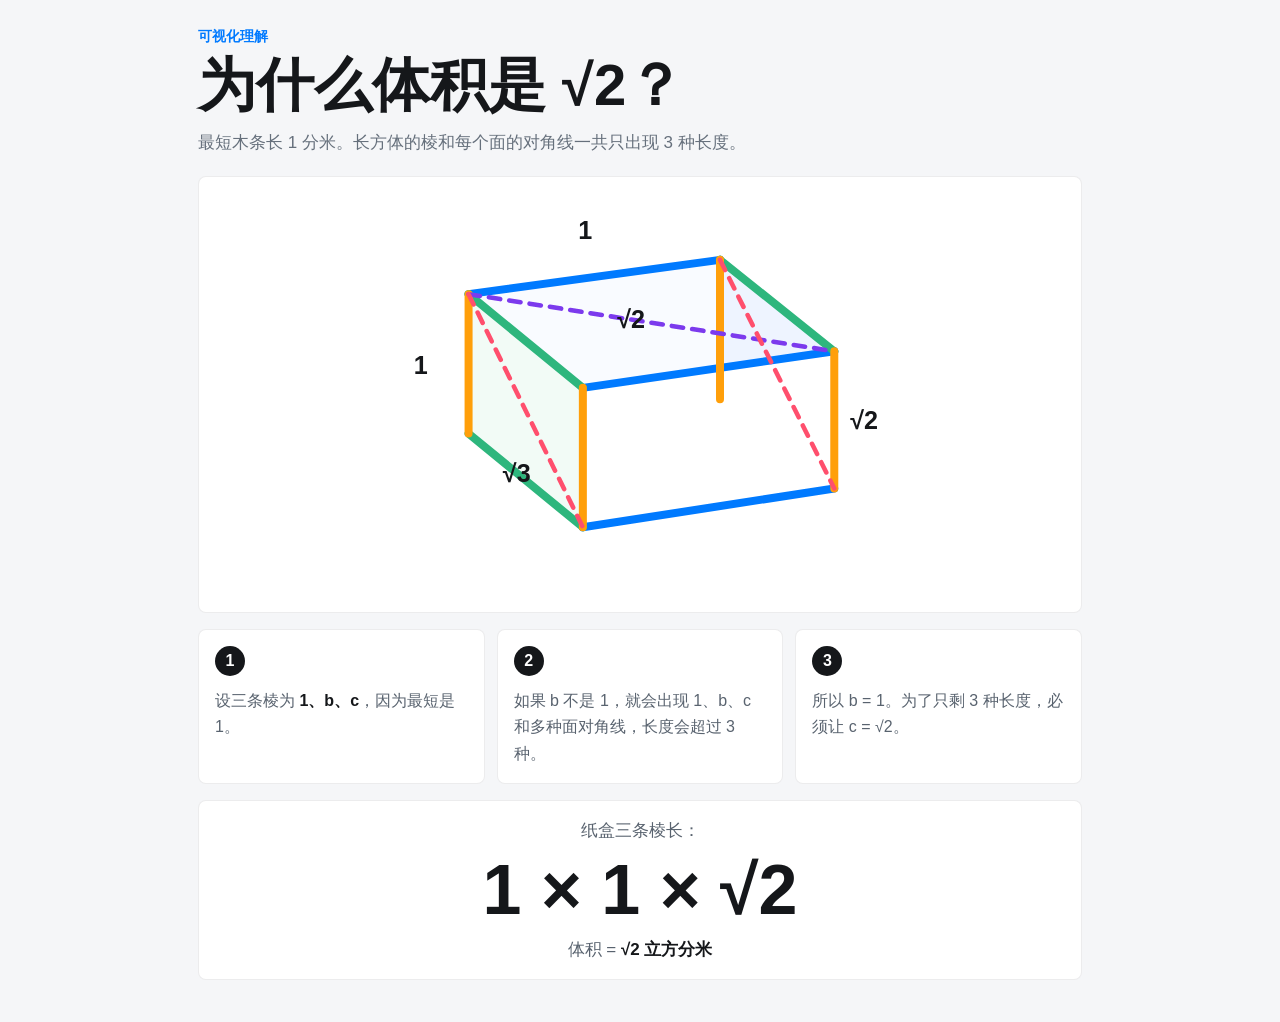
<file: cuboid-sim.html>
<!doctype html>
<html lang="zh-CN">
  <head>
    <meta charset="UTF-8" />
    <meta name="viewport" content="width=device-width, initial-scale=1.0" />
    <title>长方体细木条题可视化</title>
    <link rel="stylesheet" href="./cuboid-sim.css" />
  </head>
  <body>
    <main class="page">
      <section class="intro">
        <p class="tag">可视化理解</p>
        <h1>为什么体积是 √2？</h1>
        <p>最短木条长 1 分米。长方体的棱和每个面的对角线一共只出现 3 种长度。</p>
      </section>

      <section class="card">
        <svg viewBox="0 0 560 360" role="img" aria-label="边长为 1、1、√2 的长方体">
          <polygon class="face top" points="130,92 350,62 450,142 230,174" />
          <polygon class="face right" points="350,62 450,142 450,262 350,184" />
          <polygon class="face front" points="230,174 450,142 450,262 230,296" />
          <polygon class="face left" points="130,92 230,174 230,296 130,214" />

          <path class="edge blue" d="M130 92 L350 62 M230 174 L450 142 M230 296 L450 262" />
          <path class="edge green" d="M130 92 L230 174 M350 62 L450 142 M130 214 L230 296" />
          <path class="edge orange" d="M130 92 L130 214 M230 174 L230 296 M450 142 L450 262 M350 62 L350 184" />

          <path class="diag purple" d="M130 92 L450 142" />
          <path class="diag rose" d="M130 92 L230 296" />
          <path class="diag rose" d="M350 62 L450 262" />

          <text x="226" y="44">1</text>
          <text x="82" y="162">1</text>
          <text x="464" y="210">√2</text>
          <text x="260" y="122">√2</text>
          <text x="160" y="256">√3</text>
        </svg>
      </section>

      <section class="steps">
        <article>
          <span>1</span>
          <p>设三条棱为 <strong>1、b、c</strong>，因为最短是 1。</p>
        </article>
        <article>
          <span>2</span>
          <p>如果 b 不是 1，就会出现 1、b、c 和多种面对角线，长度会超过 3 种。</p>
        </article>
        <article>
          <span>3</span>
          <p>所以 b = 1。为了只剩 3 种长度，必须让 c = √2。</p>
        </article>
      </section>

      <section class="answer">
        <p>纸盒三条棱长：</p>
        <strong>1 × 1 × √2</strong>
        <p>体积 = <strong>√2 立方分米</strong></p>
      </section>
    </main>
  </body>
</html>
</file>
<file: cuboid-sim.css>
:root {
  font-family: -apple-system, BlinkMacSystemFont, "PingFang SC", "Microsoft YaHei",
    Arial, sans-serif;
  color: #15171a;
  background: #f5f6f8;
}

* {
  box-sizing: border-box;
}

body {
  margin: 0;
  min-height: 100vh;
  background: #f5f6f8;
}

.page {
  width: min(920px, 100%);
  margin: 0 auto;
  padding: 28px 18px 42px;
}

.intro {
  margin-bottom: 18px;
}

.tag {
  margin: 0 0 8px;
  color: #007aff;
  font-size: 14px;
  font-weight: 800;
}

h1,
p {
  margin: 0;
}

h1 {
  font-size: clamp(34px, 7vw, 58px);
  line-height: 1.08;
  letter-spacing: 0;
}

.intro p:not(.tag) {
  max-width: 680px;
  margin-top: 12px;
  color: #66707c;
  font-size: 17px;
  line-height: 1.7;
}

.card,
.steps article,
.answer {
  border-radius: 8px;
  background: white;
  border: 1px solid rgba(20, 23, 28, 0.08);
}

.card {
  display: grid;
  place-items: center;
  min-height: 380px;
  padding: 12px;
}

svg {
  width: min(100%, 640px);
  height: auto;
}

.face {
  stroke: rgba(20, 23, 28, 0.14);
  stroke-width: 1.5;
}

.top {
  fill: #f9fbff;
}

.right {
  fill: #eef4ff;
}

.front {
  fill: #ffffff;
}

.left {
  fill: #f2fbf6;
}

.edge,
.diag {
  fill: none;
  stroke-linecap: round;
  stroke-linejoin: round;
}

.edge {
  stroke-width: 7;
}

.diag {
  stroke-width: 4;
  stroke-dasharray: 10 8;
}

.blue {
  stroke: #007aff;
}

.green {
  stroke: #2eb67d;
}

.orange {
  stroke: #ff9f0a;
}

.purple {
  stroke: #7c3aed;
}

.rose {
  stroke: #ff4f6d;
}

text {
  fill: #15171a;
  font-size: 22px;
  font-weight: 800;
}

.steps {
  display: grid;
  grid-template-columns: repeat(3, 1fr);
  gap: 12px;
  margin-top: 16px;
}

.steps article {
  padding: 16px;
}

.steps span {
  display: grid;
  place-items: center;
  width: 30px;
  height: 30px;
  border-radius: 50%;
  background: #15171a;
  color: white;
  font-weight: 800;
}

.steps p {
  margin-top: 12px;
  color: #59636f;
  line-height: 1.65;
}

.steps strong,
.answer strong {
  color: #15171a;
}

.answer {
  margin-top: 16px;
  padding: 18px;
  text-align: center;
}

.answer > strong {
  display: block;
  margin: 8px 0;
  font-size: clamp(38px, 9vw, 70px);
}

.answer p {
  color: #59636f;
  font-size: 17px;
}

@media (max-width: 720px) {
  .steps {
    grid-template-columns: 1fr;
  }

  .card {
    min-height: 300px;
  }
}
</file>
